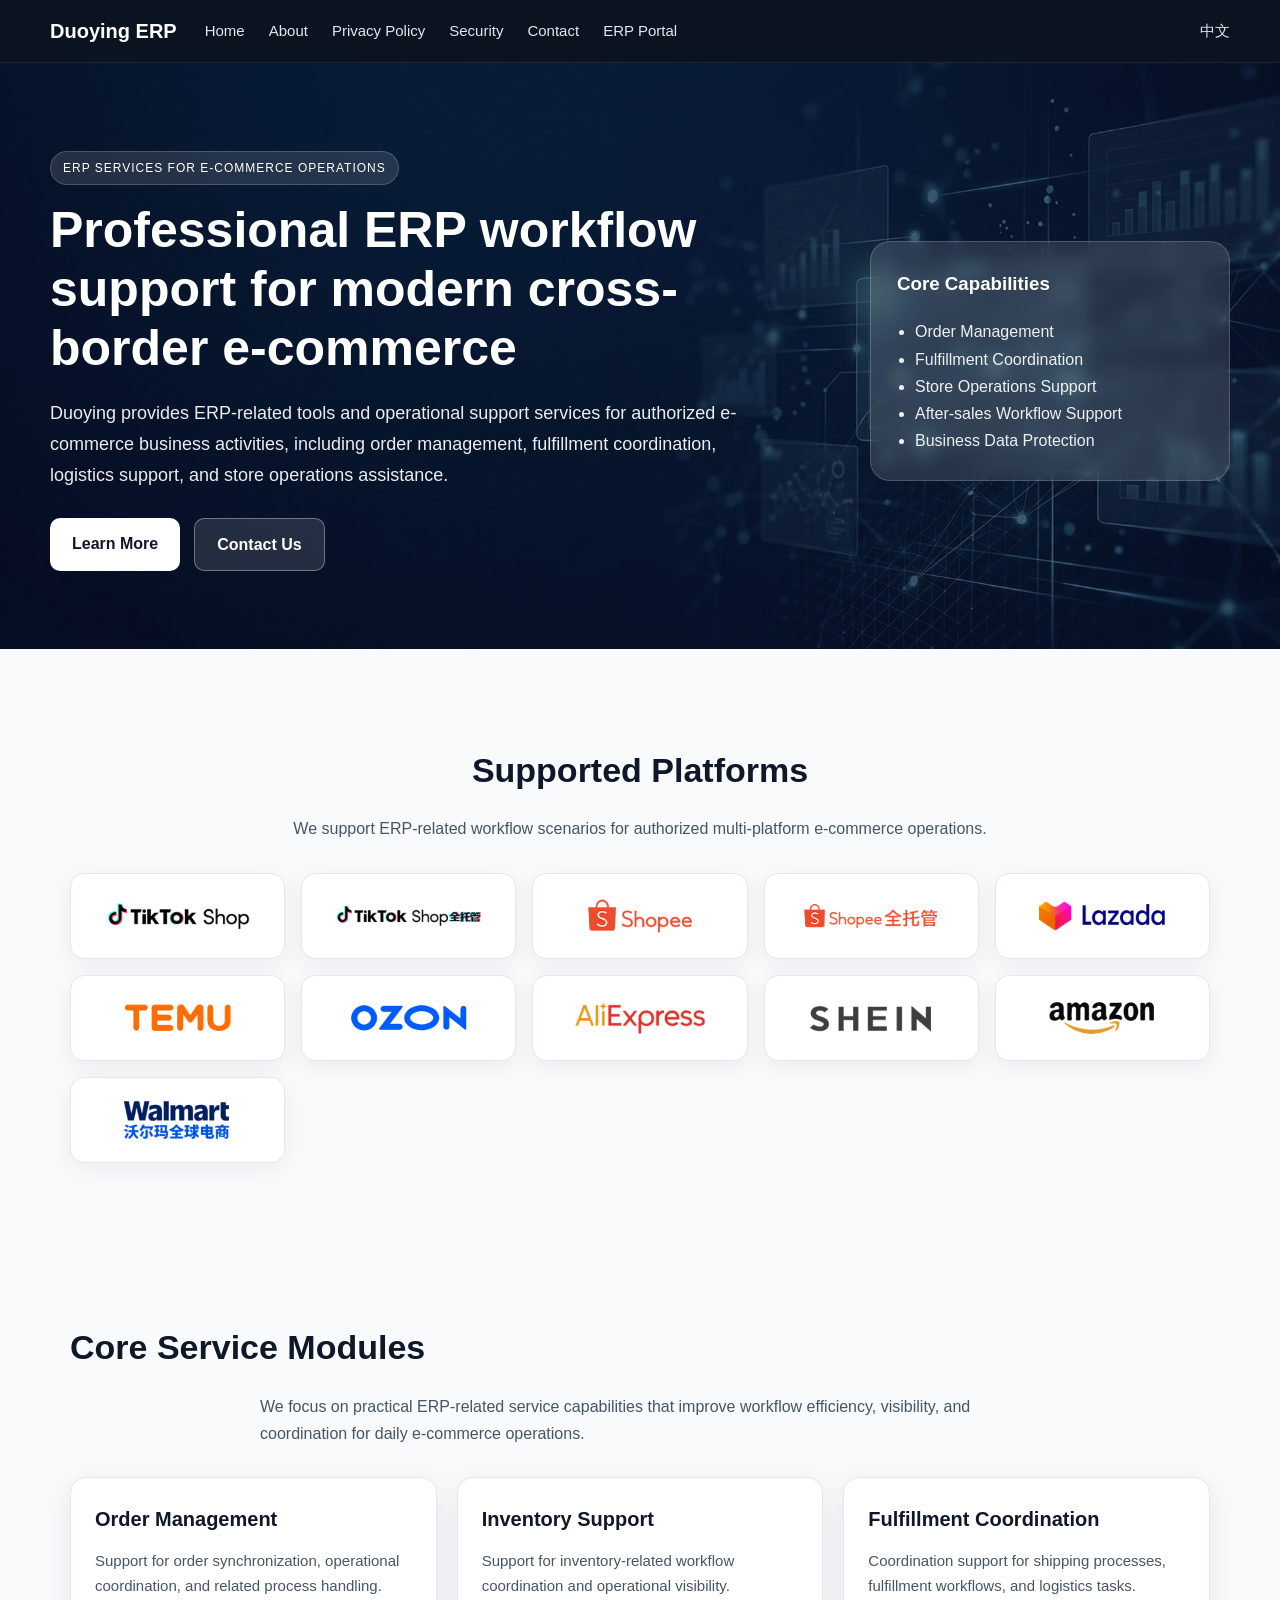
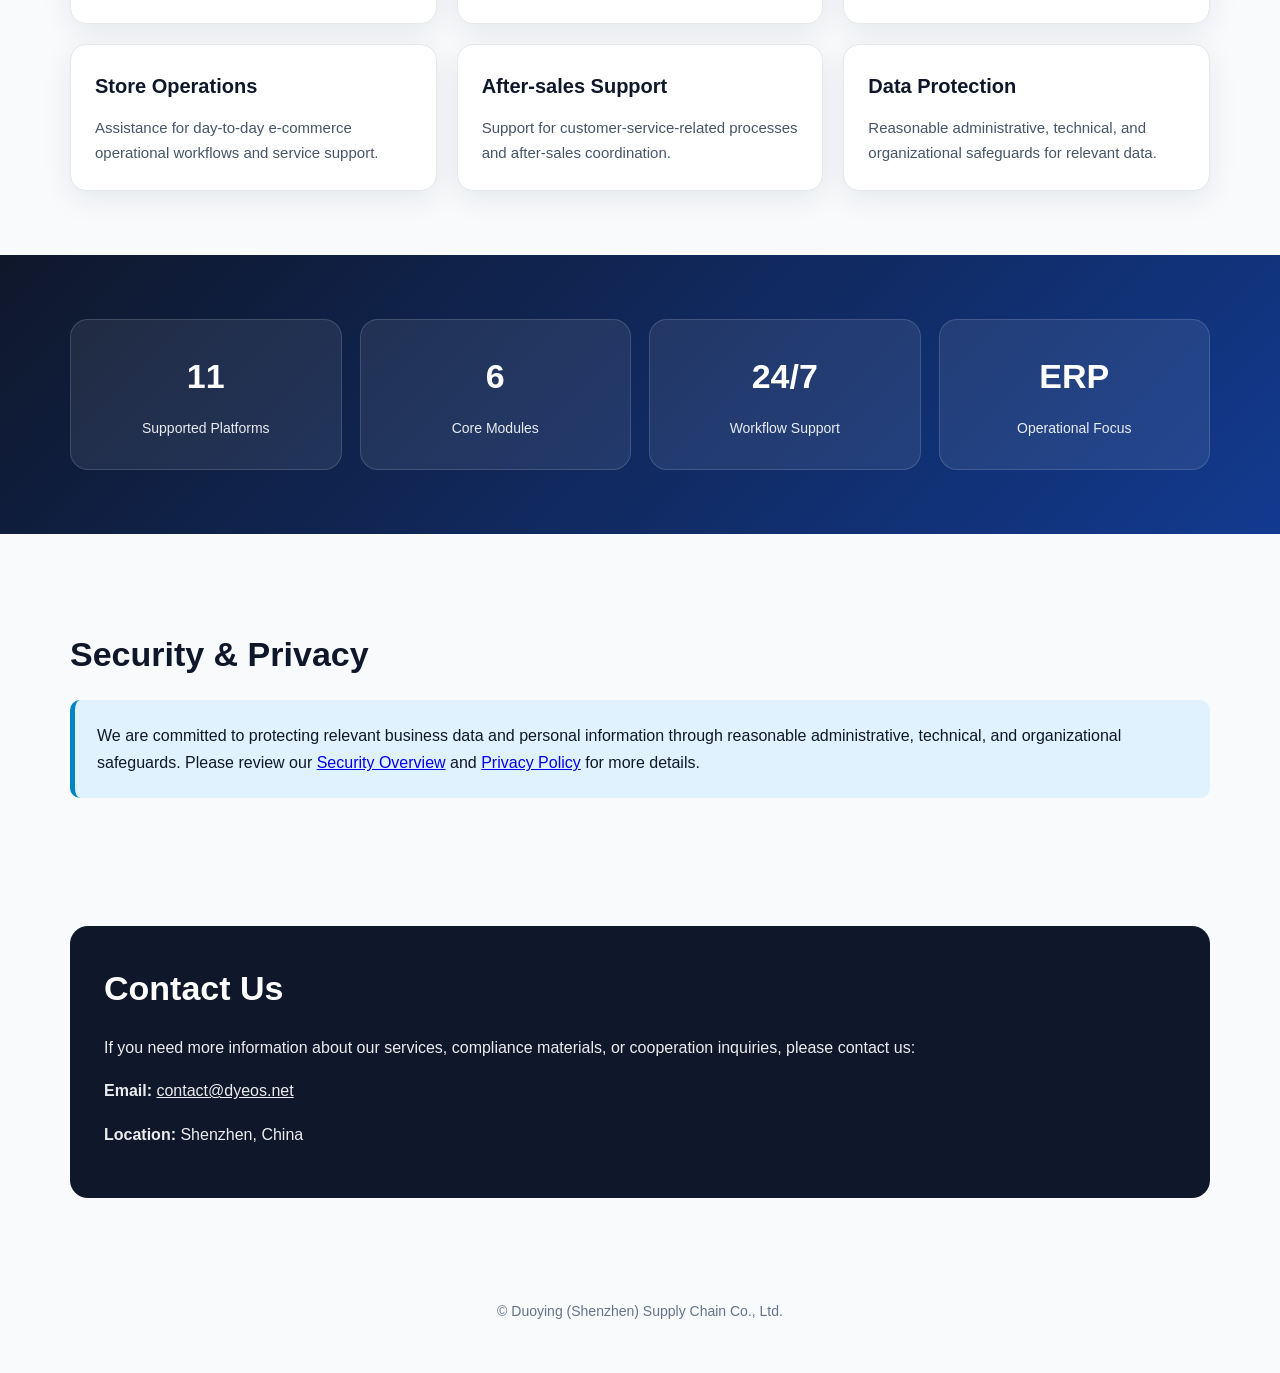
<file: index.html>
﻿<!DOCTYPE html>
<html lang="en">
<head>
  <meta charset="UTF-8" />
  <meta name="viewport" content="width=device-width, initial-scale=1.0" />
  <title>Duoying ERP Services</title>
  <link rel="stylesheet" href="style.css" />
</head>
<body>
  <header>
    <nav>
      <div class="brand">Duoying ERP</div>
      <div class="nav-links">
        <a href="index.html">Home</a>
        <a href="about.html">About</a>
        <a href="privacy.html">Privacy Policy</a>
        <a href="security.html">Security</a>
        <a href="contact.html">Contact</a>
        <div class="erp-menu">
          <a href="https://www.dyerp.cn/login" target="_blank" rel="noopener noreferrer" class="erp-trigger">ERP Portal</a>
        </div>
      </div>
      <span class="lang-switch"><a href="zh/index.html">中文</a></span>
    </nav>
  </header>

  <section class="hero">
    <div class="hero-inner hero-grid">
      <div class="hero-copy">
        <div class="eyebrow">ERP SERVICES FOR E-COMMERCE OPERATIONS</div>
        <h1>Professional ERP workflow support for modern cross-border e-commerce</h1>
        <p>
          Duoying provides ERP-related tools and operational support services for authorized
          e-commerce business activities, including order management, fulfillment coordination,
          logistics support, and store operations assistance.
        </p>
        <div class="hero-buttons">
          <a href="about.html" class="btn-primary">Learn More</a>
          <a href="contact.html" class="btn-secondary">Contact Us</a>
        </div>
      </div>

      <div class="hero-panel">
        <div class="panel-card">
          <h3>Core Capabilities</h3>
          <ul>
            <li>Order Management</li>
            <li>Fulfillment Coordination</li>
            <li>Store Operations Support</li>
            <li>After-sales Workflow Support</li>
            <li>Business Data Protection</li>
          </ul>
        </div>
      </div>
    </div>
  </section>

  <section class="platforms section">
    <h2>Supported Platforms</h2>
    <p class="section-intro">
      We support ERP-related workflow scenarios for authorized multi-platform e-commerce operations.
    </p>

    <div class="logo-row">
      <div class="logo-item"><img src="images/platforms/tiktok-shop.png" alt="TikTok Shop" /></div>
      <div class="logo-item"><img src="images/platforms/tiktok-fullservice.png" alt="TikTok Shop Full Service" /></div>
      <div class="logo-item"><img src="images/platforms/shopee.png" alt="Shopee" /></div>
      <div class="logo-item"><img src="images/platforms/shopee-fullservice.png" alt="Shopee Full Service" /></div>
      <div class="logo-item"><img src="images/platforms/lazada.png" alt="Lazada" /></div>
      <div class="logo-item"><img src="images/platforms/temu.png" alt="TEMU" /></div>
      <div class="logo-item"><img src="images/platforms/ozon.png" alt="OZON" /></div>
      <div class="logo-item"><img src="images/platforms/aliexpress.png" alt="AliExpress" /></div>
      <div class="logo-item"><img src="images/platforms/shein.png" alt="SHEIN" /></div>
      <div class="logo-item"><img src="images/platforms/amazon.png" alt="Amazon" /></div>
      <div class="logo-item"><img src="images/platforms/walmart.png" alt="Walmart" /></div>
    </div>
  </section>

  <section class="section">
    <h2>Core Service Modules</h2>
    <p class="section-intro">
      We focus on practical ERP-related service capabilities that improve workflow efficiency,
      visibility, and coordination for daily e-commerce operations.
    </p>

    <div class="cards six-grid">
      <div class="card">
        <h3>Order Management</h3>
        <p>Support for order synchronization, operational coordination, and related process handling.</p>
      </div>
      <div class="card">
        <h3>Inventory Support</h3>
        <p>Support for inventory-related workflow coordination and operational visibility.</p>
      </div>
      <div class="card">
        <h3>Fulfillment Coordination</h3>
        <p>Coordination support for shipping processes, fulfillment workflows, and logistics tasks.</p>
      </div>
      <div class="card">
        <h3>Store Operations</h3>
        <p>Assistance for day-to-day e-commerce operational workflows and service support.</p>
      </div>
      <div class="card">
        <h3>After-sales Support</h3>
        <p>Support for customer-service-related processes and after-sales coordination.</p>
      </div>
      <div class="card">
        <h3>Data Protection</h3>
        <p>Reasonable administrative, technical, and organizational safeguards for relevant data.</p>
      </div>
    </div>
  </section>

  <section class="stats-wrap">
    <div class="section stats-grid">
      <div class="stat-box">
        <strong>11</strong>
        <span>Supported Platforms</span>
      </div>
      <div class="stat-box">
        <strong>6</strong>
        <span>Core Modules</span>
      </div>
      <div class="stat-box">
        <strong>24/7</strong>
        <span>Workflow Support</span>
      </div>
      <div class="stat-box">
        <strong>ERP</strong>
        <span>Operational Focus</span>
      </div>
    </div>
  </section>

  <section class="section">
    <h2>Security & Privacy</h2>
    <div class="highlight">
      We are committed to protecting relevant business data and personal information through
      reasonable administrative, technical, and organizational safeguards.
      Please review our <a href="security.html">Security Overview</a> and
      <a href="privacy.html">Privacy Policy</a> for more details.
    </div>
  </section>

  <section class="section">
    <div class="contact-box">
      <h2>Contact Us</h2>
      <p>
        If you need more information about our services, compliance materials, or cooperation inquiries,
        please contact us:
      </p>
      <p><strong>Email:</strong> <a href="mailto:contact@dyeos.net">contact@dyeos.net</a></p>
      <p><strong>Location:</strong> Shenzhen, China</p>
    </div>
  </section>

  <footer>
    <p>© Duoying (Shenzhen) Supply Chain Co., Ltd.</p>
  </footer>
</body>
</html>
</file>
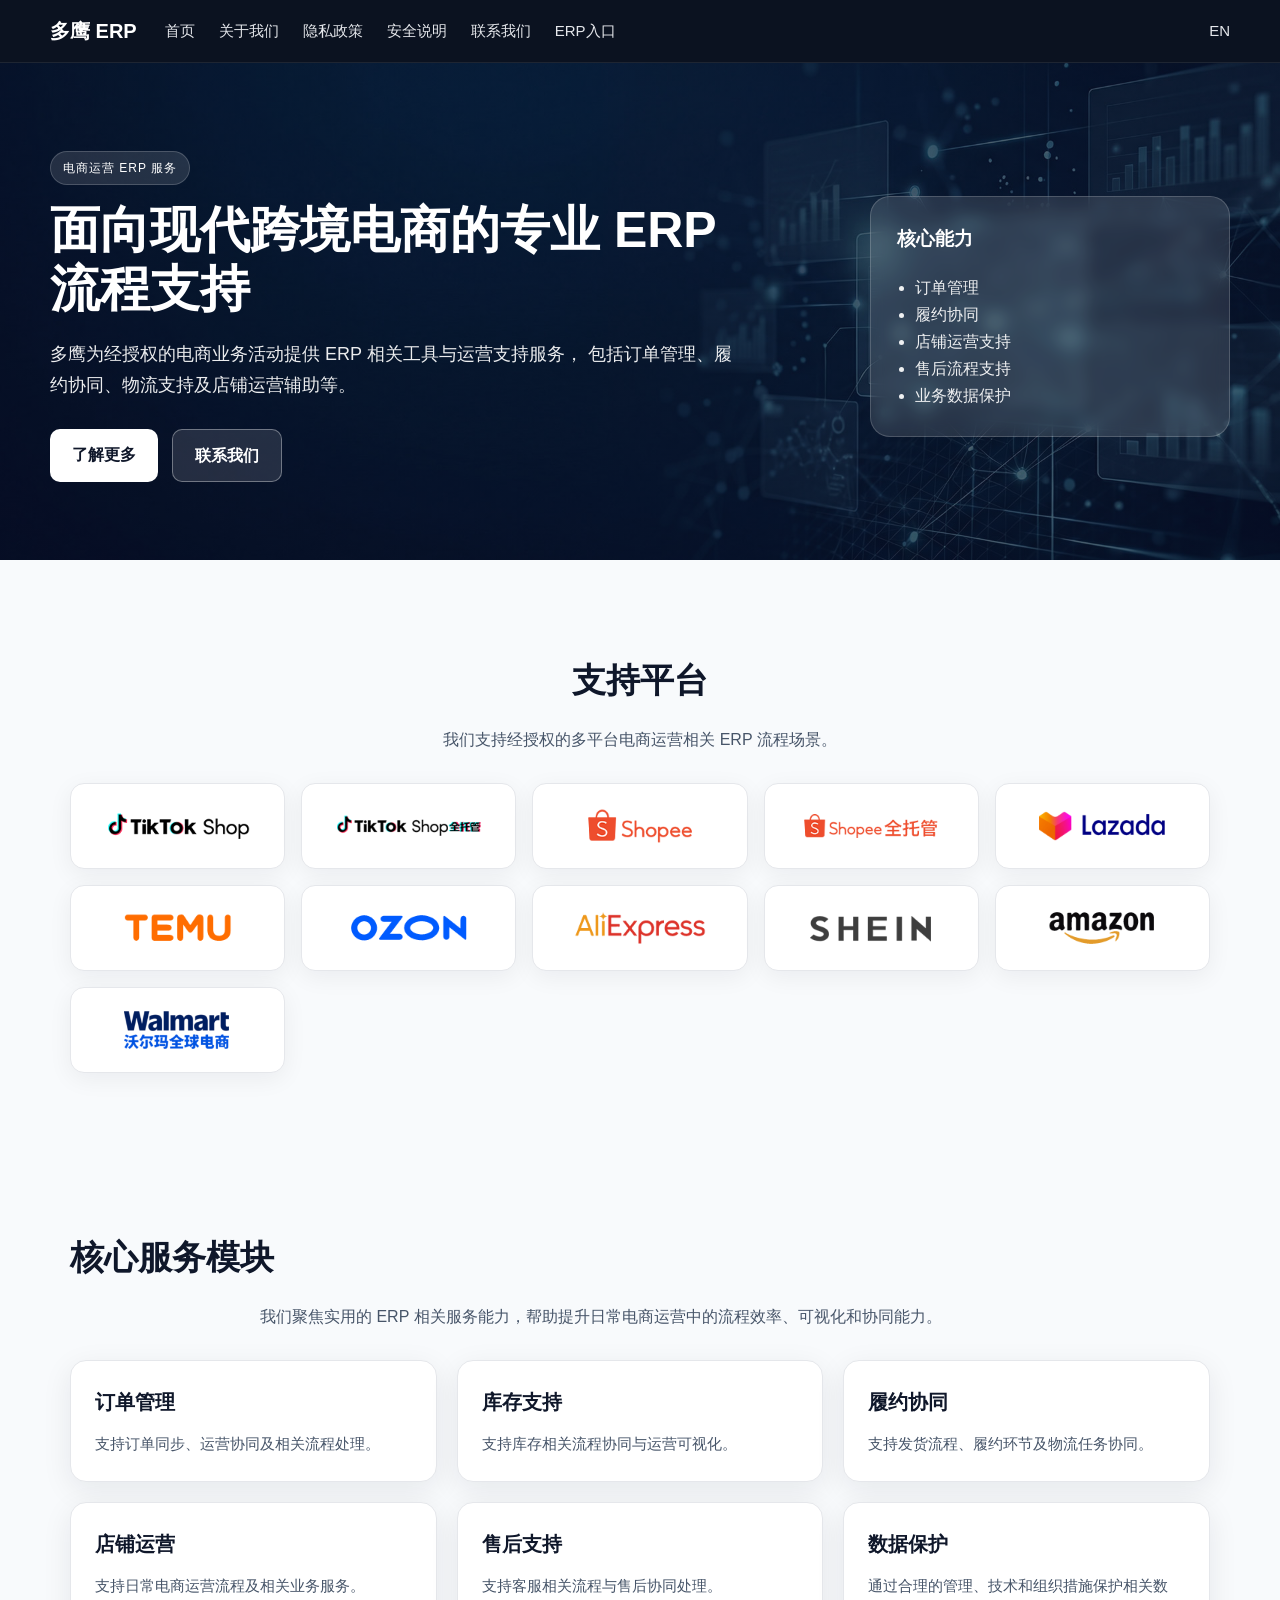
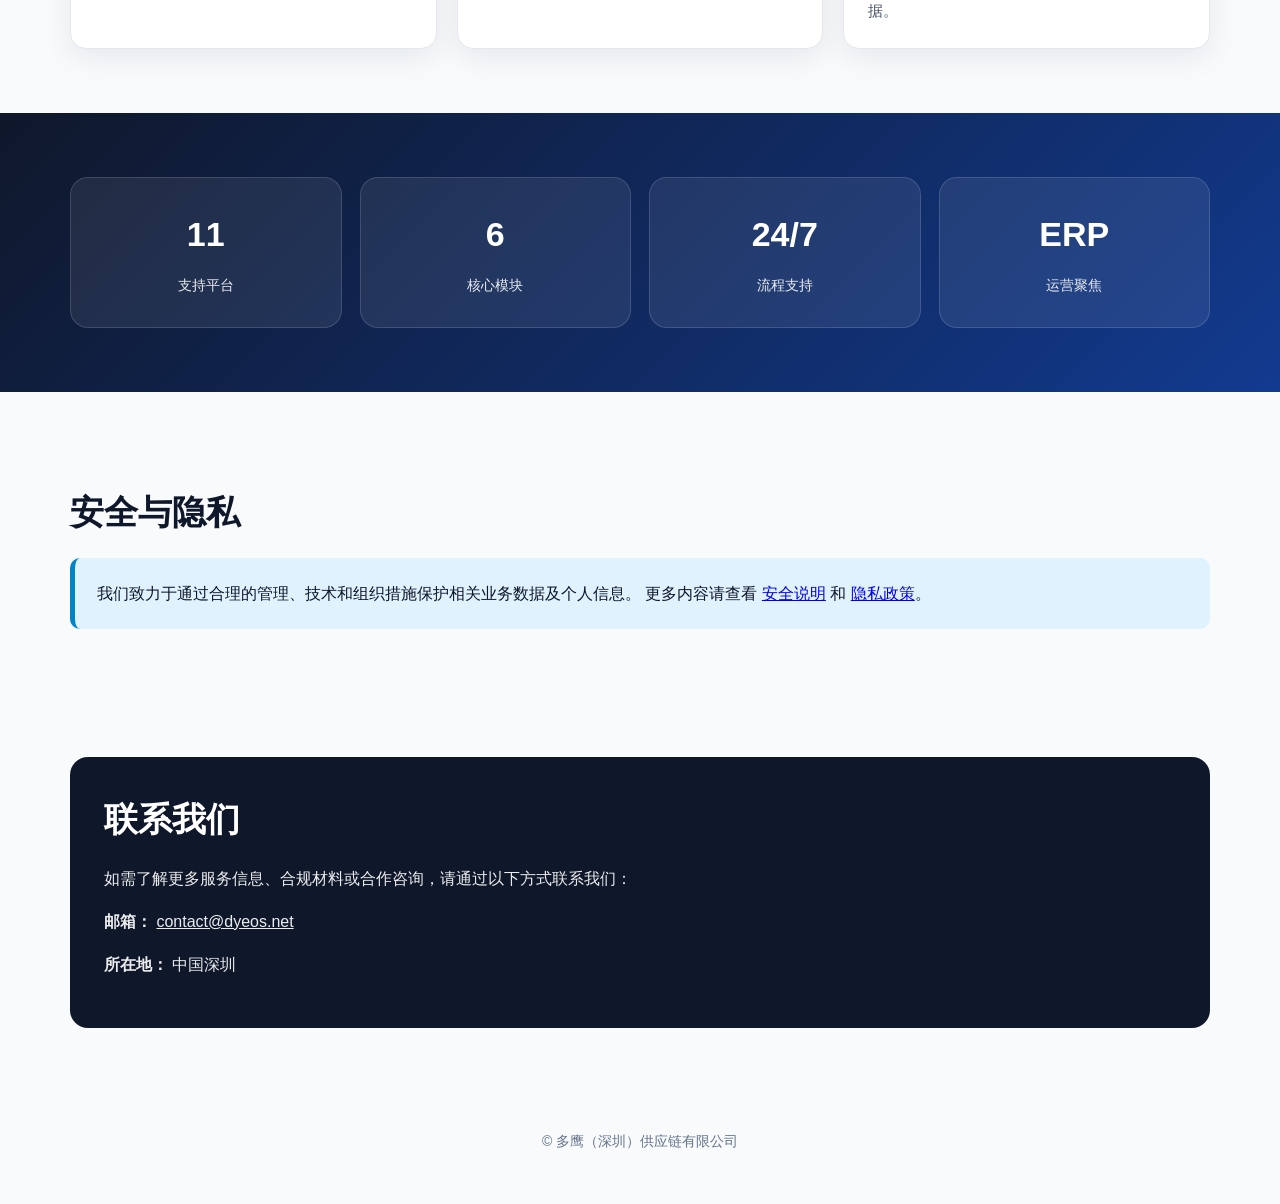
<file: zh/index.html>
﻿<!DOCTYPE html>
<html lang="zh-CN">
<head>
  <meta charset="UTF-8" />
  <meta name="viewport" content="width=device-width, initial-scale=1.0" />
  <title>多鹰 ERP 服务</title>
  <link rel="stylesheet" href="../style.css" />
</head>
<body>
  <header>
    <nav>
      <div class="brand">多鹰 ERP</div>
      <div class="nav-links">
        <a href="index.html">首页</a>
        <a href="about.html">关于我们</a>
        <a href="privacy.html">隐私政策</a>
        <a href="security.html">安全说明</a>
        <a href="contact.html">联系我们</a>
        <div class="erp-menu">
          <a href="https://www.dyerp.cn/login" target="_blank" rel="noopener noreferrer" class="erp-trigger">ERP入口</a>
        </div>
      </div>
      <span class="lang-switch"><a href="../index.html">EN</a></span>
    </nav>
  </header>

  <section class="hero">
    <div class="hero-inner hero-grid">
      <div class="hero-copy">
        <div class="eyebrow">电商运营 ERP 服务</div>
        <h1>面向现代跨境电商的专业 ERP 流程支持</h1>
        <p>
          多鹰为经授权的电商业务活动提供 ERP 相关工具与运营支持服务，
          包括订单管理、履约协同、物流支持及店铺运营辅助等。
        </p>
        <div class="hero-buttons">
          <a href="about.html" class="btn-primary">了解更多</a>
          <a href="contact.html" class="btn-secondary">联系我们</a>
        </div>
      </div>

      <div class="hero-panel">
        <div class="panel-card">
          <h3>核心能力</h3>
          <ul>
            <li>订单管理</li>
            <li>履约协同</li>
            <li>店铺运营支持</li>
            <li>售后流程支持</li>
            <li>业务数据保护</li>
          </ul>
        </div>
      </div>
    </div>
  </section>

  <section class="platforms section">
    <h2>支持平台</h2>
    <p class="section-intro">
      我们支持经授权的多平台电商运营相关 ERP 流程场景。
    </p>

    <div class="logo-row">
      <div class="logo-item"><img src="../images/platforms/tiktok-shop.png" alt="TikTok Shop" /></div>
      <div class="logo-item"><img src="../images/platforms/tiktok-fullservice.png" alt="TikTok Shop 全托管" /></div>
      <div class="logo-item"><img src="../images/platforms/shopee.png" alt="Shopee" /></div>
      <div class="logo-item"><img src="../images/platforms/shopee-fullservice.png" alt="Shopee 全托管" /></div>
      <div class="logo-item"><img src="../images/platforms/lazada.png" alt="Lazada" /></div>
      <div class="logo-item"><img src="../images/platforms/temu.png" alt="TEMU" /></div>
      <div class="logo-item"><img src="../images/platforms/ozon.png" alt="OZON" /></div>
      <div class="logo-item"><img src="../images/platforms/aliexpress.png" alt="AliExpress" /></div>
      <div class="logo-item"><img src="../images/platforms/shein.png" alt="SHEIN" /></div>
      <div class="logo-item"><img src="../images/platforms/amazon.png" alt="Amazon" /></div>
      <div class="logo-item"><img src="../images/platforms/walmart.png" alt="Walmart" /></div>
    </div>
  </section>

  <section class="section">
    <h2>核心服务模块</h2>
    <p class="section-intro">
      我们聚焦实用的 ERP 相关服务能力，帮助提升日常电商运营中的流程效率、可视化和协同能力。
    </p>

    <div class="cards six-grid">
      <div class="card">
        <h3>订单管理</h3>
        <p>支持订单同步、运营协同及相关流程处理。</p>
      </div>
      <div class="card">
        <h3>库存支持</h3>
        <p>支持库存相关流程协同与运营可视化。</p>
      </div>
      <div class="card">
        <h3>履约协同</h3>
        <p>支持发货流程、履约环节及物流任务协同。</p>
      </div>
      <div class="card">
        <h3>店铺运营</h3>
        <p>支持日常电商运营流程及相关业务服务。</p>
      </div>
      <div class="card">
        <h3>售后支持</h3>
        <p>支持客服相关流程与售后协同处理。</p>
      </div>
      <div class="card">
        <h3>数据保护</h3>
        <p>通过合理的管理、技术和组织措施保护相关数据。</p>
      </div>
    </div>
  </section>

  <section class="stats-wrap">
    <div class="section stats-grid">
      <div class="stat-box">
        <strong>11</strong>
        <span>支持平台</span>
      </div>
      <div class="stat-box">
        <strong>6</strong>
        <span>核心模块</span>
      </div>
      <div class="stat-box">
        <strong>24/7</strong>
        <span>流程支持</span>
      </div>
      <div class="stat-box">
        <strong>ERP</strong>
        <span>运营聚焦</span>
      </div>
    </div>
  </section>

  <section class="section">
    <h2>安全与隐私</h2>
    <div class="highlight">
      我们致力于通过合理的管理、技术和组织措施保护相关业务数据及个人信息。
      更多内容请查看 <a href="security.html">安全说明</a> 和
      <a href="privacy.html">隐私政策</a>。
    </div>
  </section>

  <section class="section">
    <div class="contact-box">
      <h2>联系我们</h2>
      <p>
        如需了解更多服务信息、合规材料或合作咨询，请通过以下方式联系我们：
      </p>
      <p><strong>邮箱：</strong> <a href="mailto:contact@dyeos.net">contact@dyeos.net</a></p>
      <p><strong>所在地：</strong> 中国深圳</p>
    </div>
  </section>

  <footer>
    <p>© 多鹰（深圳）供应链有限公司</p>
  </footer>
</body>
</html>
</file>
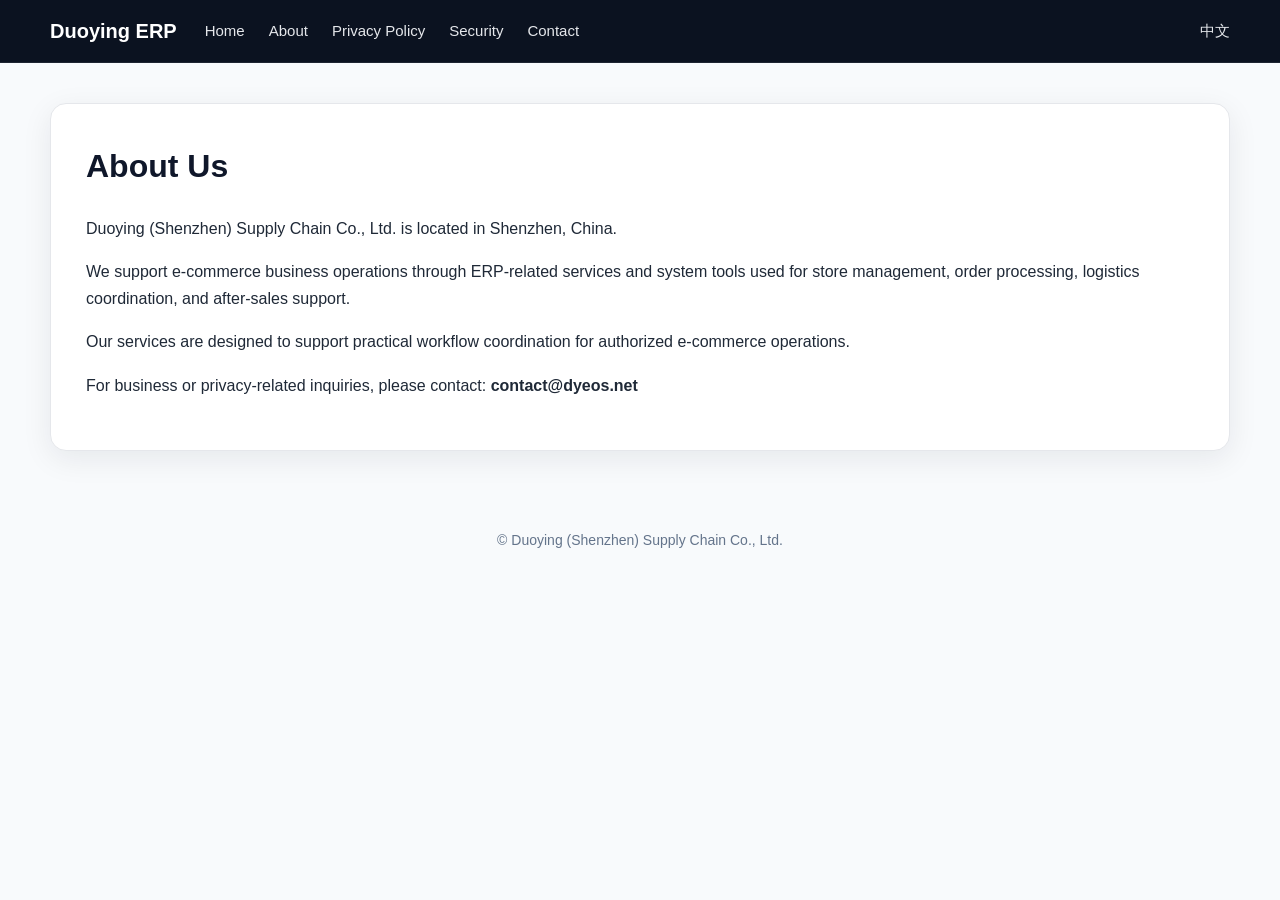
<file: about.html>
﻿<!DOCTYPE html>
<html lang="en">
<head>
  <meta charset="UTF-8" />
  <meta name="viewport" content="width=device-width, initial-scale=1.0" />
  <title>About Us - Duoying ERP Services</title>
  <link rel="stylesheet" href="style.css" />
</head>
<body>
  <header>
    <nav>
      <div class="brand">Duoying ERP</div>
      <div class="nav-links">
        <a href="index.html">Home</a>
        <a href="about.html">About</a>
        <a href="privacy.html">Privacy Policy</a>
        <a href="security.html">Security</a>
        <a href="contact.html">Contact</a>
      </div>
      <span class="lang-switch"><a href="zh/about.html">中文</a></span>
    </nav>
  </header>

  <main class="content-box">
    <h1>About Us</h1>
    <p>
      Duoying (Shenzhen) Supply Chain Co., Ltd. is located in Shenzhen, China.
    </p>
    <p>
      We support e-commerce business operations through ERP-related services and system tools used
      for store management, order processing, logistics coordination, and after-sales support.
    </p>
    <p>
      Our services are designed to support practical workflow coordination for authorized e-commerce operations.
    </p>
    <p>
      For business or privacy-related inquiries, please contact:
      <strong>contact@dyeos.net</strong>
    </p>
  </main>

  <footer>
    <p>© Duoying (Shenzhen) Supply Chain Co., Ltd.</p>
  </footer>
</body>
</html>
</file>
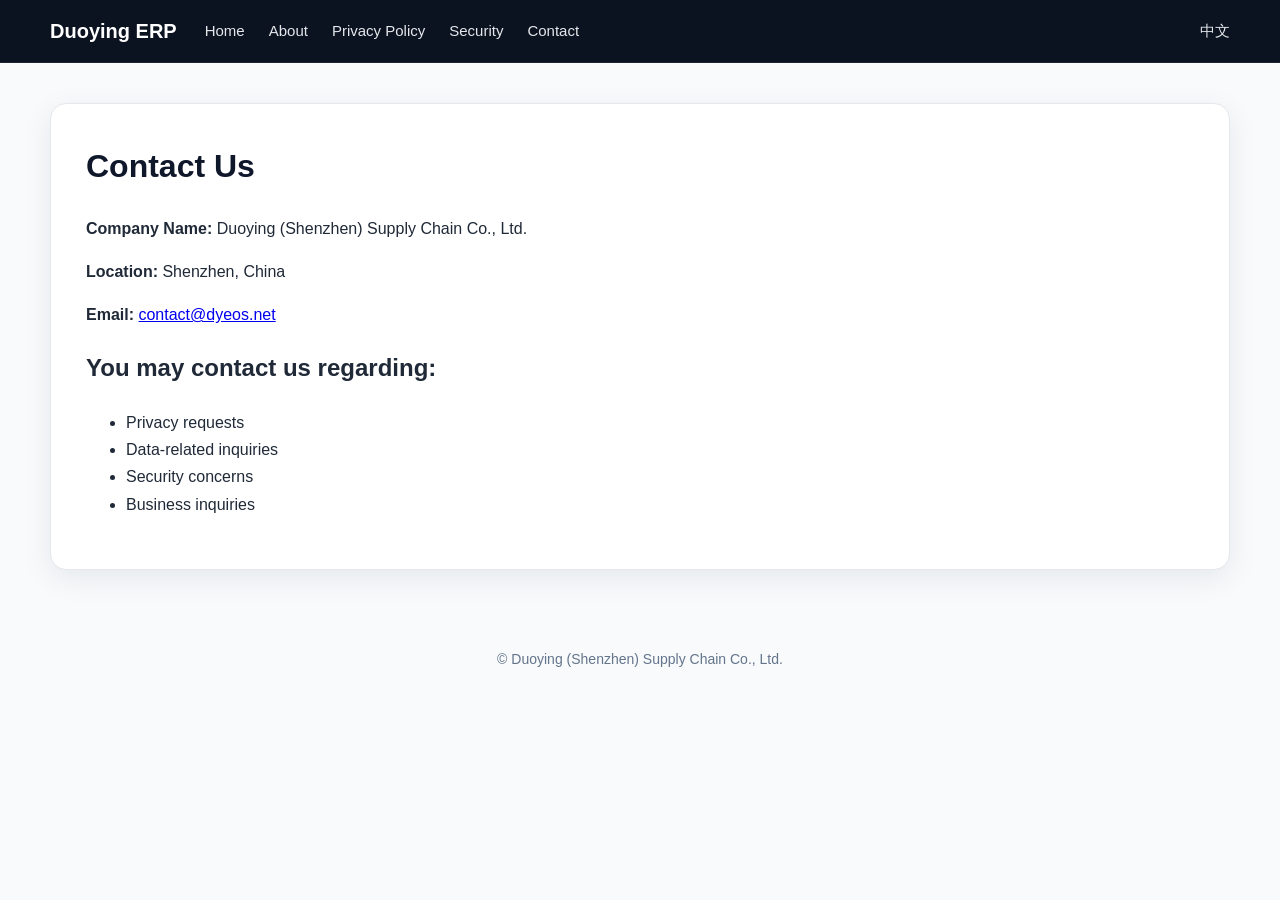
<file: contact.html>
﻿<!DOCTYPE html>
<html lang="en">
<head>
  <meta charset="UTF-8" />
  <meta name="viewport" content="width=device-width, initial-scale=1.0" />
  <title>Contact Us - Duoying ERP Services</title>
  <link rel="stylesheet" href="style.css" />
</head>
<body>
  <header>
    <nav>
      <div class="brand">Duoying ERP</div>
      <div class="nav-links">
        <a href="index.html">Home</a>
        <a href="about.html">About</a>
        <a href="privacy.html">Privacy Policy</a>
        <a href="security.html">Security</a>
        <a href="contact.html">Contact</a>
      </div>
      <span class="lang-switch"><a href="zh/contact.html">中文</a></span>
    </nav>
  </header>

  <main class="content-box">
    <h1>Contact Us</h1>
    <p><strong>Company Name:</strong> Duoying (Shenzhen) Supply Chain Co., Ltd.</p>
    <p><strong>Location:</strong> Shenzhen, China</p>
    <p><strong>Email:</strong> <a href="mailto:contact@dyeos.net">contact@dyeos.net</a></p>

    <h2>You may contact us regarding:</h2>
    <ul>
      <li>Privacy requests</li>
      <li>Data-related inquiries</li>
      <li>Security concerns</li>
      <li>Business inquiries</li>
    </ul>
  </main>

  <footer>
    <p>© Duoying (Shenzhen) Supply Chain Co., Ltd.</p>
  </footer>
</body>
</html>
</file>
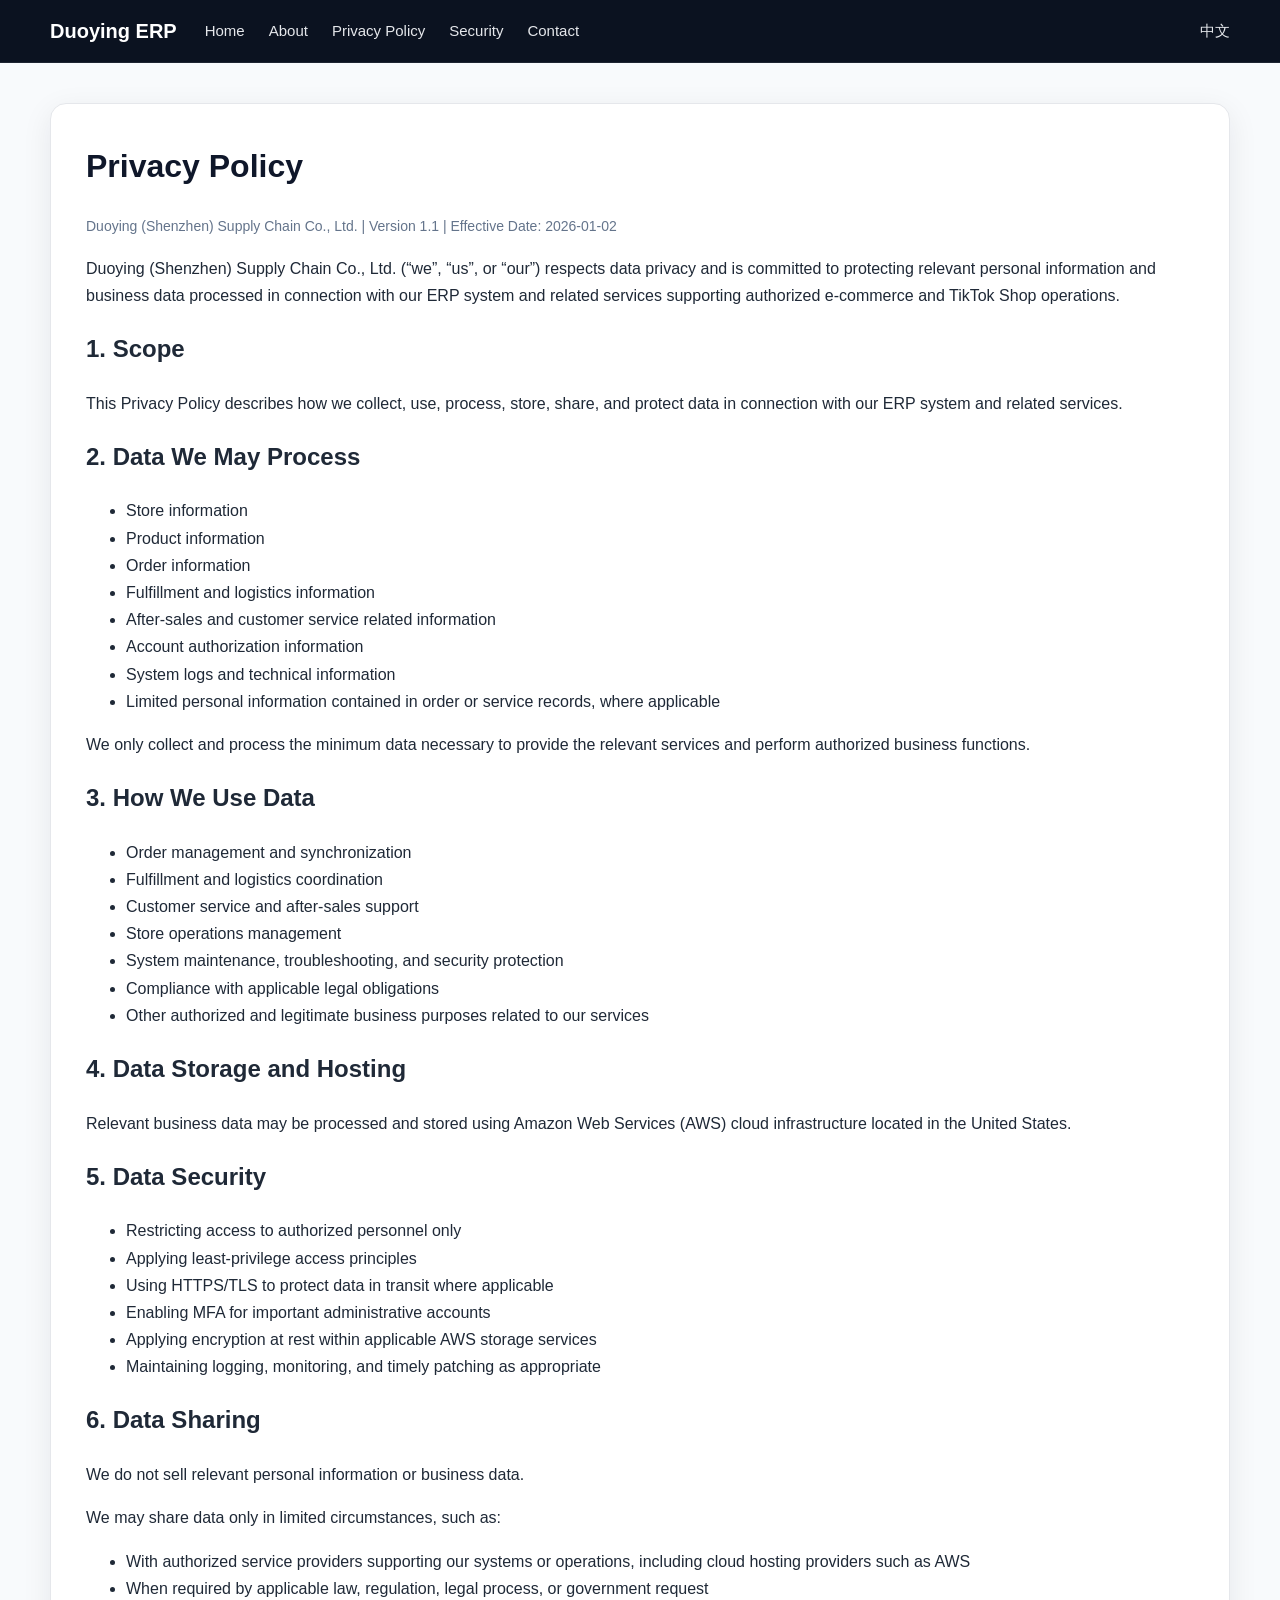
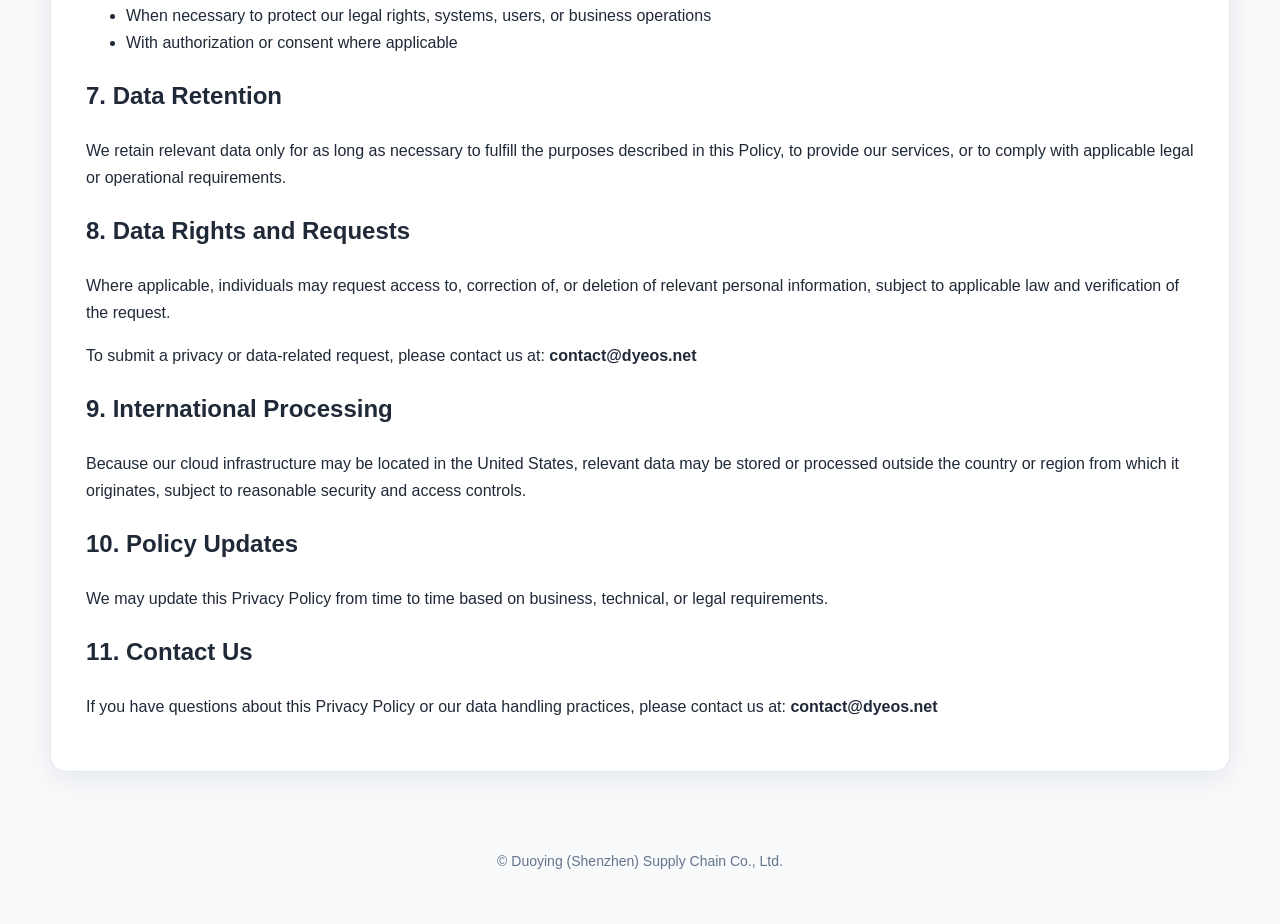
<file: privacy.html>
﻿<!DOCTYPE html>
<html lang="en">
<head>
  <meta charset="UTF-8" />
  <meta name="viewport" content="width=device-width, initial-scale=1.0" />
  <title>Privacy Policy - Duoying ERP Services</title>
  <link rel="stylesheet" href="style.css" />
</head>
<body>
  <header>
    <nav>
      <div class="brand">Duoying ERP</div>
      <div class="nav-links">
        <a href="index.html">Home</a>
        <a href="about.html">About</a>
        <a href="privacy.html">Privacy Policy</a>
        <a href="security.html">Security</a>
        <a href="contact.html">Contact</a>
      </div>
      <span class="lang-switch"><a href="zh/privacy.html">中文</a></span>
    </nav>
  </header>

  <main class="content-box">
    <h1>Privacy Policy</h1>
    <p class="small">Duoying (Shenzhen) Supply Chain Co., Ltd. | Version 1.1 | Effective Date: 2026-01-02</p>

    <p>
      Duoying (Shenzhen) Supply Chain Co., Ltd. (“we”, “us”, or “our”) respects data privacy and is committed to protecting relevant personal information and business data processed in connection with our ERP system and related services supporting authorized e-commerce and TikTok Shop operations.
    </p>

    <h2>1. Scope</h2>
    <p>
      This Privacy Policy describes how we collect, use, process, store, share, and protect data in connection with our ERP system and related services.
    </p>

    <h2>2. Data We May Process</h2>
    <ul>
      <li>Store information</li>
      <li>Product information</li>
      <li>Order information</li>
      <li>Fulfillment and logistics information</li>
      <li>After-sales and customer service related information</li>
      <li>Account authorization information</li>
      <li>System logs and technical information</li>
      <li>Limited personal information contained in order or service records, where applicable</li>
    </ul>

    <p>
      We only collect and process the minimum data necessary to provide the relevant services and perform authorized business functions.
    </p>

    <h2>3. How We Use Data</h2>
    <ul>
      <li>Order management and synchronization</li>
      <li>Fulfillment and logistics coordination</li>
      <li>Customer service and after-sales support</li>
      <li>Store operations management</li>
      <li>System maintenance, troubleshooting, and security protection</li>
      <li>Compliance with applicable legal obligations</li>
      <li>Other authorized and legitimate business purposes related to our services</li>
    </ul>

    <h2>4. Data Storage and Hosting</h2>
    <p>
      Relevant business data may be processed and stored using Amazon Web Services (AWS) cloud infrastructure located in the United States.
    </p>

    <h2>5. Data Security</h2>
    <ul>
      <li>Restricting access to authorized personnel only</li>
      <li>Applying least-privilege access principles</li>
      <li>Using HTTPS/TLS to protect data in transit where applicable</li>
      <li>Enabling MFA for important administrative accounts</li>
      <li>Applying encryption at rest within applicable AWS storage services</li>
      <li>Maintaining logging, monitoring, and timely patching as appropriate</li>
    </ul>

    <h2>6. Data Sharing</h2>
    <p>We do not sell relevant personal information or business data.</p>
    <p>We may share data only in limited circumstances, such as:</p>
    <ul>
      <li>With authorized service providers supporting our systems or operations, including cloud hosting providers such as AWS</li>
      <li>When required by applicable law, regulation, legal process, or government request</li>
      <li>When necessary to protect our legal rights, systems, users, or business operations</li>
      <li>With authorization or consent where applicable</li>
    </ul>

    <h2>7. Data Retention</h2>
    <p>
      We retain relevant data only for as long as necessary to fulfill the purposes described in this Policy, to provide our services, or to comply with applicable legal or operational requirements.
    </p>

    <h2>8. Data Rights and Requests</h2>
    <p>
      Where applicable, individuals may request access to, correction of, or deletion of relevant personal information, subject to applicable law and verification of the request.
    </p>
    <p>
      To submit a privacy or data-related request, please contact us at: <strong>contact@dyeos.net</strong>
    </p>

    <h2>9. International Processing</h2>
    <p>
      Because our cloud infrastructure may be located in the United States, relevant data may be stored or processed outside the country or region from which it originates, subject to reasonable security and access controls.
    </p>

    <h2>10. Policy Updates</h2>
    <p>
      We may update this Privacy Policy from time to time based on business, technical, or legal requirements.
    </p>

    <h2>11. Contact Us</h2>
    <p>
      If you have questions about this Privacy Policy or our data handling practices, please contact us at: <strong>contact@dyeos.net</strong>
    </p>
  </main>

  <footer>
    <p>© Duoying (Shenzhen) Supply Chain Co., Ltd.</p>
  </footer>
</body>
</html>
</file>
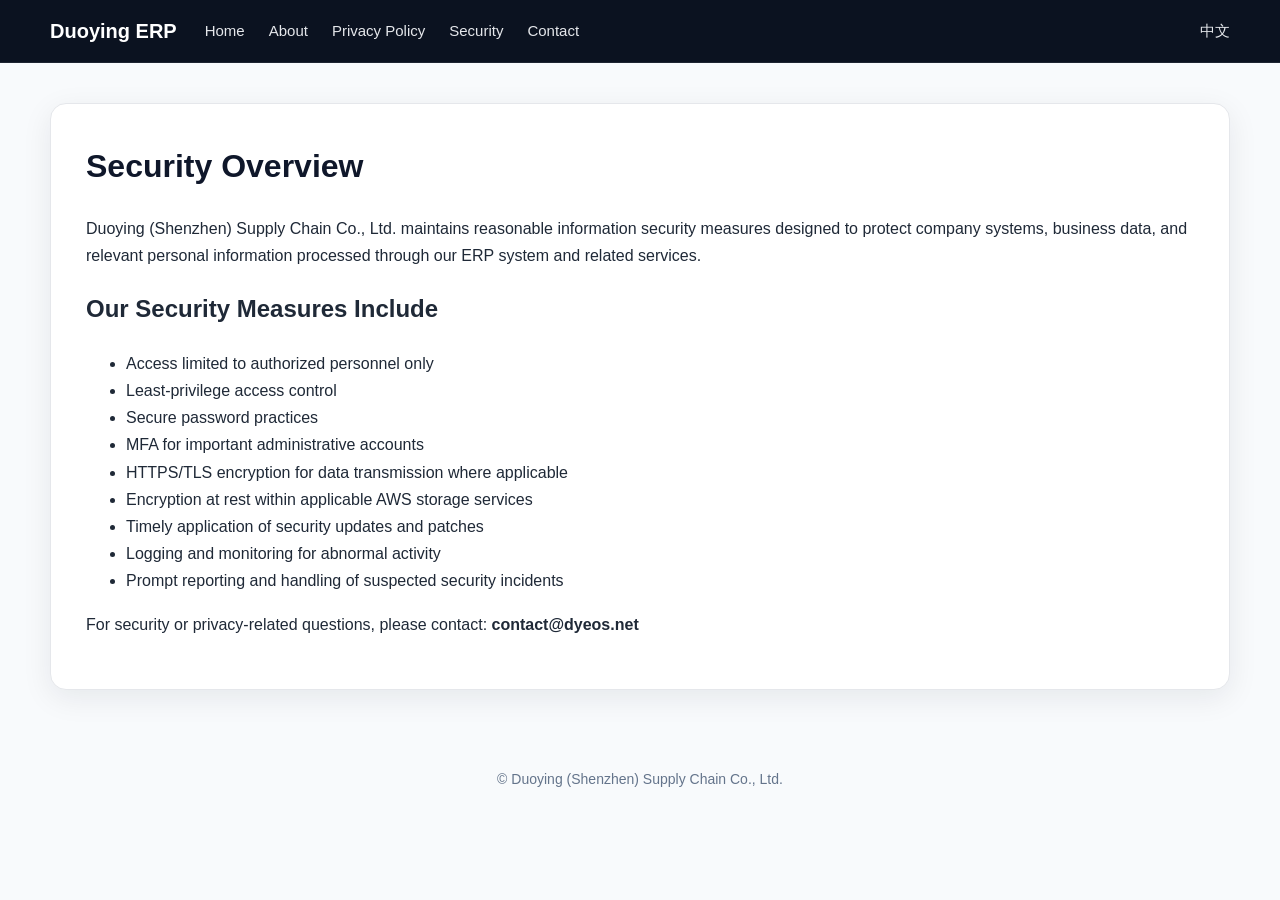
<file: security.html>
﻿<!DOCTYPE html>
<html lang="en">
<head>
  <meta charset="UTF-8" />
  <meta name="viewport" content="width=device-width, initial-scale=1.0" />
  <title>Security - Duoying ERP Services</title>
  <link rel="stylesheet" href="style.css" />
</head>
<body>
  <header>
    <nav>
      <div class="brand">Duoying ERP</div>
      <div class="nav-links">
        <a href="index.html">Home</a>
        <a href="about.html">About</a>
        <a href="privacy.html">Privacy Policy</a>
        <a href="security.html">Security</a>
        <a href="contact.html">Contact</a>
      </div>
      <span class="lang-switch"><a href="zh/security.html">中文</a></span>
    </nav>
  </header>

  <main class="content-box">
    <h1>Security Overview</h1>
    <p>
      Duoying (Shenzhen) Supply Chain Co., Ltd. maintains reasonable information security measures designed to protect company systems, business data, and relevant personal information processed through our ERP system and related services.
    </p>

    <h2>Our Security Measures Include</h2>
    <ul>
      <li>Access limited to authorized personnel only</li>
      <li>Least-privilege access control</li>
      <li>Secure password practices</li>
      <li>MFA for important administrative accounts</li>
      <li>HTTPS/TLS encryption for data transmission where applicable</li>
      <li>Encryption at rest within applicable AWS storage services</li>
      <li>Timely application of security updates and patches</li>
      <li>Logging and monitoring for abnormal activity</li>
      <li>Prompt reporting and handling of suspected security incidents</li>
    </ul>

    <p>
      For security or privacy-related questions, please contact:
      <strong>contact@dyeos.net</strong>
    </p>
  </main>

  <footer>
    <p>© Duoying (Shenzhen) Supply Chain Co., Ltd.</p>
  </footer>
</body>
</html>
</file>
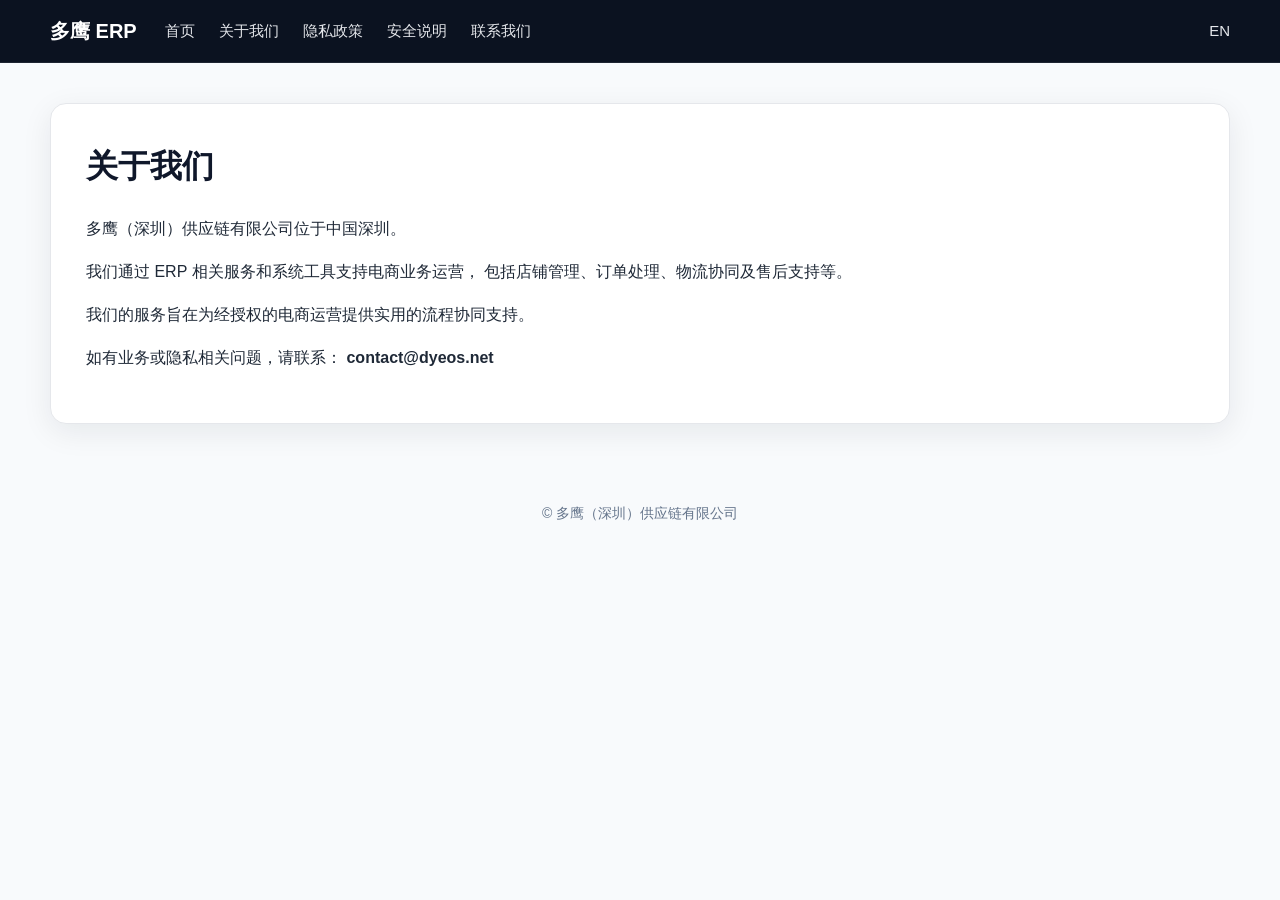
<file: zh/about.html>
﻿<!DOCTYPE html>
<html lang="zh-CN">
<head>
  <meta charset="UTF-8" />
  <meta name="viewport" content="width=device-width, initial-scale=1.0" />
  <title>关于我们 - 多鹰 ERP 服务</title>
  <link rel="stylesheet" href="../style.css" />
</head>
<body>
  <header>
    <nav>
      <div class="brand">多鹰 ERP</div>
      <div class="nav-links">
        <a href="index.html">首页</a>
        <a href="about.html">关于我们</a>
        <a href="privacy.html">隐私政策</a>
        <a href="security.html">安全说明</a>
        <a href="contact.html">联系我们</a>
      </div>
      <span class="lang-switch"><a href="../about.html">EN</a></span>
    </nav>
  </header>

  <main class="content-box">
    <h1>关于我们</h1>
    <p>
      多鹰（深圳）供应链有限公司位于中国深圳。
    </p>
    <p>
      我们通过 ERP 相关服务和系统工具支持电商业务运营，
      包括店铺管理、订单处理、物流协同及售后支持等。
    </p>
    <p>
      我们的服务旨在为经授权的电商运营提供实用的流程协同支持。
    </p>
    <p>
      如有业务或隐私相关问题，请联系：
      <strong>contact@dyeos.net</strong>
    </p>
  </main>

  <footer>
    <p>© 多鹰（深圳）供应链有限公司</p>
  </footer>
</body>
</html>
</file>
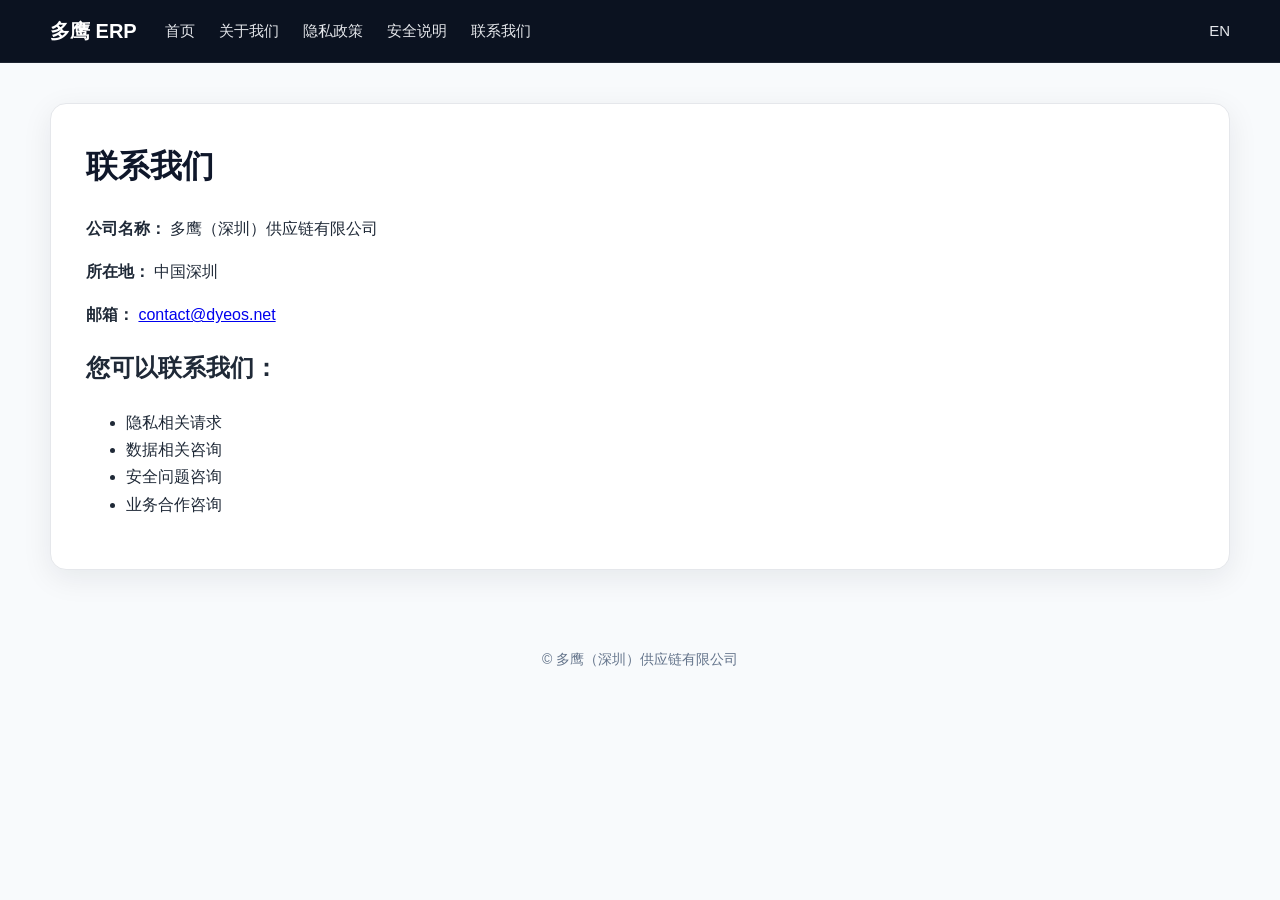
<file: zh/contact.html>
﻿<!DOCTYPE html>
<html lang="zh-CN">
<head>
  <meta charset="UTF-8" />
  <meta name="viewport" content="width=device-width, initial-scale=1.0" />
  <title>联系我们 - 多鹰 ERP 服务</title>
  <link rel="stylesheet" href="../style.css" />
</head>
<body>
  <header>
    <nav>
      <div class="brand">多鹰 ERP</div>
      <div class="nav-links">
        <a href="index.html">首页</a>
        <a href="about.html">关于我们</a>
        <a href="privacy.html">隐私政策</a>
        <a href="security.html">安全说明</a>
        <a href="contact.html">联系我们</a>
      </div>
      <span class="lang-switch"><a href="../contact.html">EN</a></span>
    </nav>
  </header>

  <main class="content-box">
    <h1>联系我们</h1>
    <p><strong>公司名称：</strong> 多鹰（深圳）供应链有限公司</p>
    <p><strong>所在地：</strong> 中国深圳</p>
    <p><strong>邮箱：</strong> <a href="mailto:contact@dyeos.net">contact@dyeos.net</a></p>

    <h2>您可以联系我们：</h2>
    <ul>
      <li>隐私相关请求</li>
      <li>数据相关咨询</li>
      <li>安全问题咨询</li>
      <li>业务合作咨询</li>
    </ul>
  </main>

  <footer>
    <p>© 多鹰（深圳）供应链有限公司</p>
  </footer>
</body>
</html>
</file>
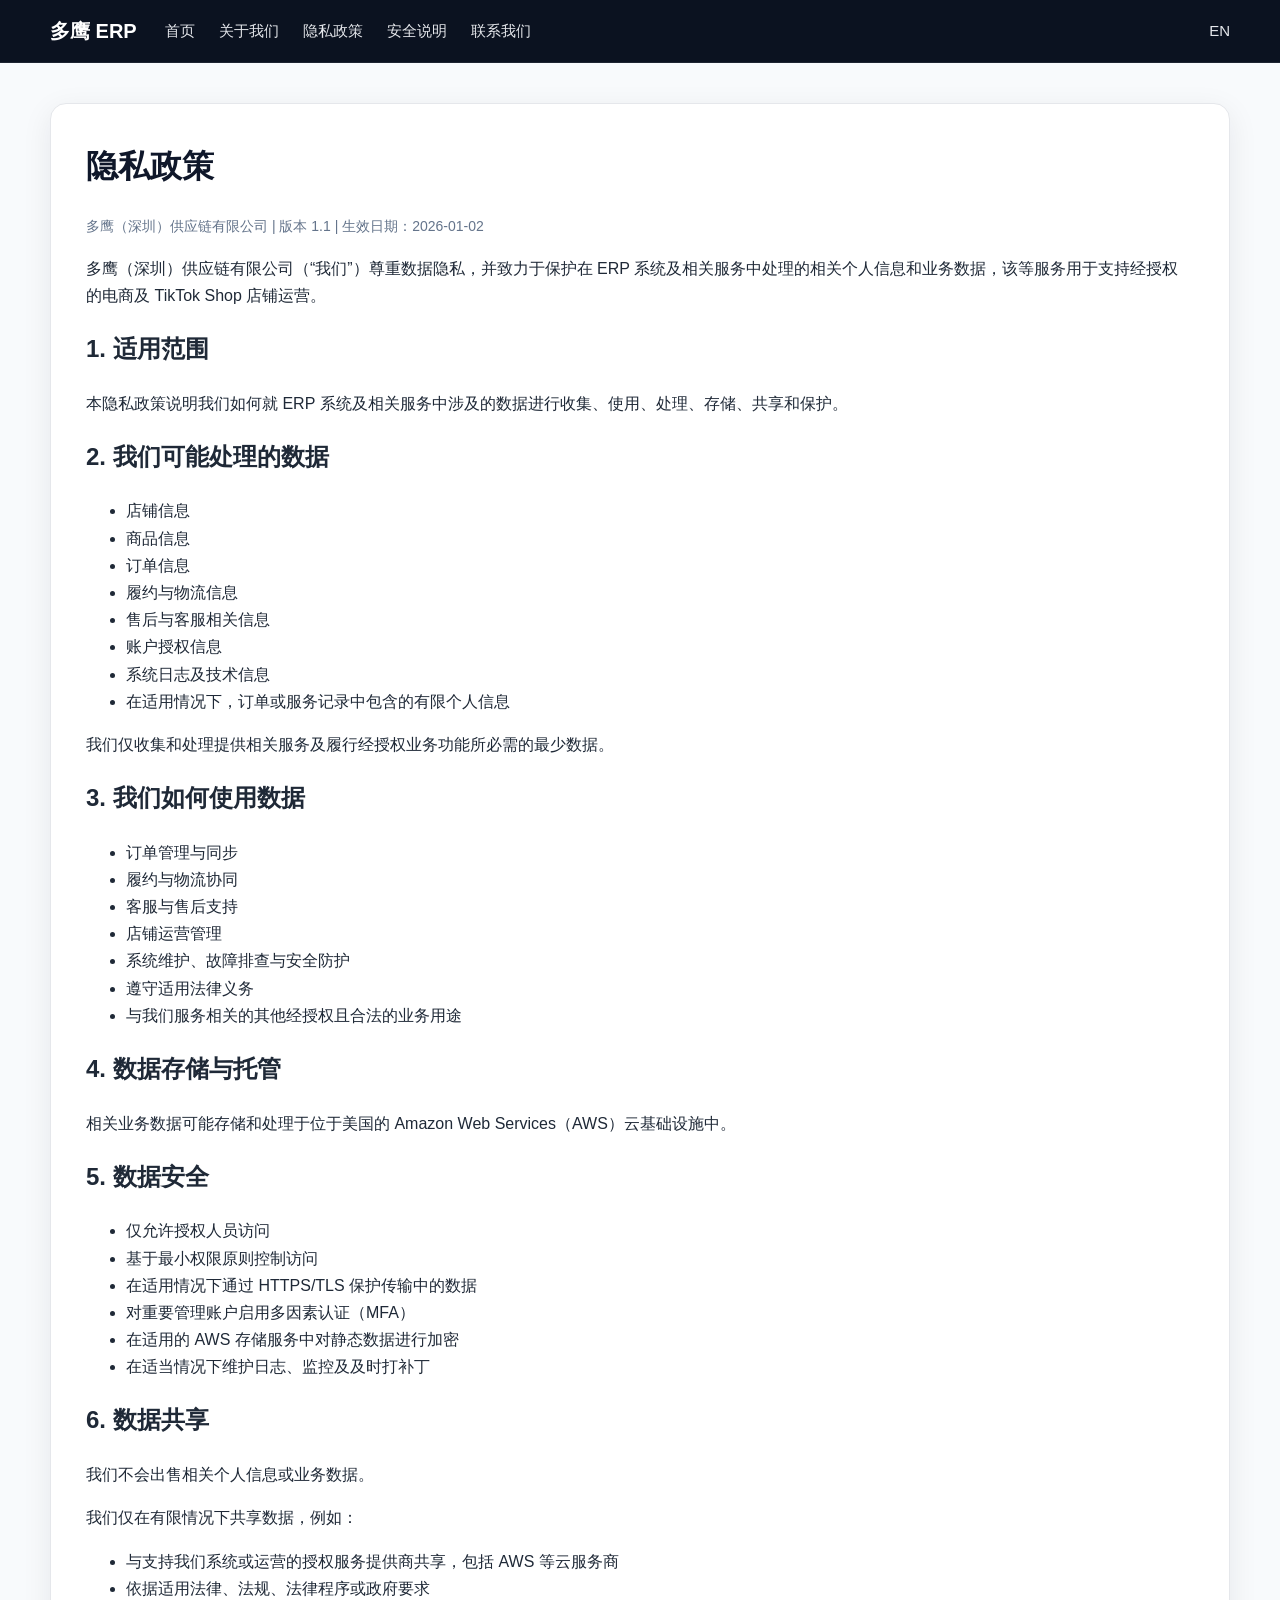
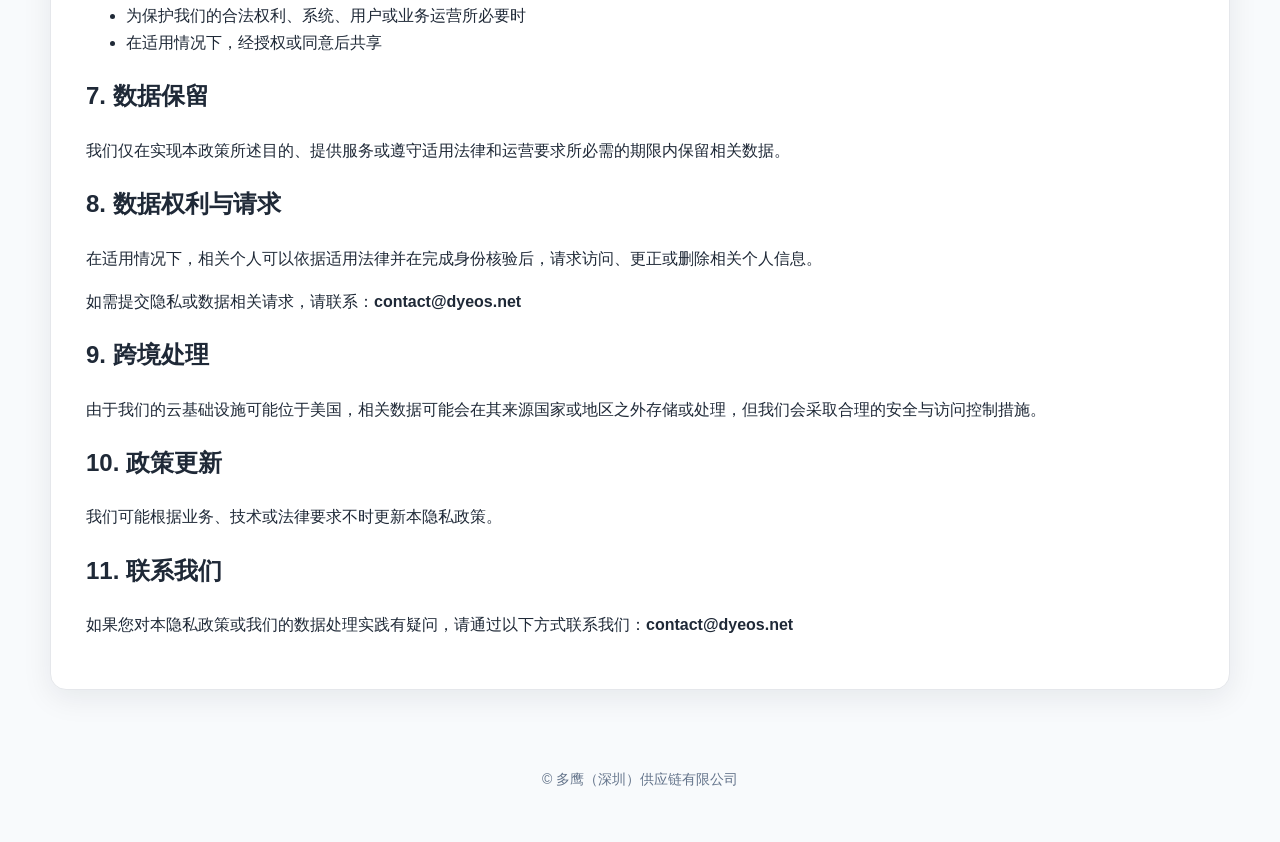
<file: zh/privacy.html>
﻿<!DOCTYPE html>
<html lang="zh-CN">
<head>
  <meta charset="UTF-8" />
  <meta name="viewport" content="width=device-width, initial-scale=1.0" />
  <title>隐私政策 - 多鹰 ERP 服务</title>
  <link rel="stylesheet" href="../style.css" />
</head>
<body>
  <header>
    <nav>
      <div class="brand">多鹰 ERP</div>
      <div class="nav-links">
        <a href="index.html">首页</a>
        <a href="about.html">关于我们</a>
        <a href="privacy.html">隐私政策</a>
        <a href="security.html">安全说明</a>
        <a href="contact.html">联系我们</a>
      </div>
      <span class="lang-switch"><a href="../privacy.html">EN</a></span>
    </nav>
  </header>

  <main class="content-box">
    <h1>隐私政策</h1>
    <p class="small">多鹰（深圳）供应链有限公司 | 版本 1.1 | 生效日期：2026-01-02</p>

    <p>
      多鹰（深圳）供应链有限公司（“我们”）尊重数据隐私，并致力于保护在 ERP 系统及相关服务中处理的相关个人信息和业务数据，该等服务用于支持经授权的电商及 TikTok Shop 店铺运营。
    </p>

    <h2>1. 适用范围</h2>
    <p>
      本隐私政策说明我们如何就 ERP 系统及相关服务中涉及的数据进行收集、使用、处理、存储、共享和保护。
    </p>

    <h2>2. 我们可能处理的数据</h2>
    <ul>
      <li>店铺信息</li>
      <li>商品信息</li>
      <li>订单信息</li>
      <li>履约与物流信息</li>
      <li>售后与客服相关信息</li>
      <li>账户授权信息</li>
      <li>系统日志及技术信息</li>
      <li>在适用情况下，订单或服务记录中包含的有限个人信息</li>
    </ul>

    <p>
      我们仅收集和处理提供相关服务及履行经授权业务功能所必需的最少数据。
    </p>

    <h2>3. 我们如何使用数据</h2>
    <ul>
      <li>订单管理与同步</li>
      <li>履约与物流协同</li>
      <li>客服与售后支持</li>
      <li>店铺运营管理</li>
      <li>系统维护、故障排查与安全防护</li>
      <li>遵守适用法律义务</li>
      <li>与我们服务相关的其他经授权且合法的业务用途</li>
    </ul>

    <h2>4. 数据存储与托管</h2>
    <p>
      相关业务数据可能存储和处理于位于美国的 Amazon Web Services（AWS）云基础设施中。
    </p>

    <h2>5. 数据安全</h2>
    <ul>
      <li>仅允许授权人员访问</li>
      <li>基于最小权限原则控制访问</li>
      <li>在适用情况下通过 HTTPS/TLS 保护传输中的数据</li>
      <li>对重要管理账户启用多因素认证（MFA）</li>
      <li>在适用的 AWS 存储服务中对静态数据进行加密</li>
      <li>在适当情况下维护日志、监控及及时打补丁</li>
    </ul>

    <h2>6. 数据共享</h2>
    <p>我们不会出售相关个人信息或业务数据。</p>
    <p>我们仅在有限情况下共享数据，例如：</p>
    <ul>
      <li>与支持我们系统或运营的授权服务提供商共享，包括 AWS 等云服务商</li>
      <li>依据适用法律、法规、法律程序或政府要求</li>
      <li>为保护我们的合法权利、系统、用户或业务运营所必要时</li>
      <li>在适用情况下，经授权或同意后共享</li>
    </ul>

    <h2>7. 数据保留</h2>
    <p>
      我们仅在实现本政策所述目的、提供服务或遵守适用法律和运营要求所必需的期限内保留相关数据。
    </p>

    <h2>8. 数据权利与请求</h2>
    <p>
      在适用情况下，相关个人可以依据适用法律并在完成身份核验后，请求访问、更正或删除相关个人信息。
    </p>
    <p>
      如需提交隐私或数据相关请求，请联系：<strong>contact@dyeos.net</strong>
    </p>

    <h2>9. 跨境处理</h2>
    <p>
      由于我们的云基础设施可能位于美国，相关数据可能会在其来源国家或地区之外存储或处理，但我们会采取合理的安全与访问控制措施。
    </p>

    <h2>10. 政策更新</h2>
    <p>
      我们可能根据业务、技术或法律要求不时更新本隐私政策。
    </p>

    <h2>11. 联系我们</h2>
    <p>
      如果您对本隐私政策或我们的数据处理实践有疑问，请通过以下方式联系我们：<strong>contact@dyeos.net</strong>
    </p>
  </main>

  <footer>
    <p>© 多鹰（深圳）供应链有限公司</p>
  </footer>
</body>
</html>
</file>
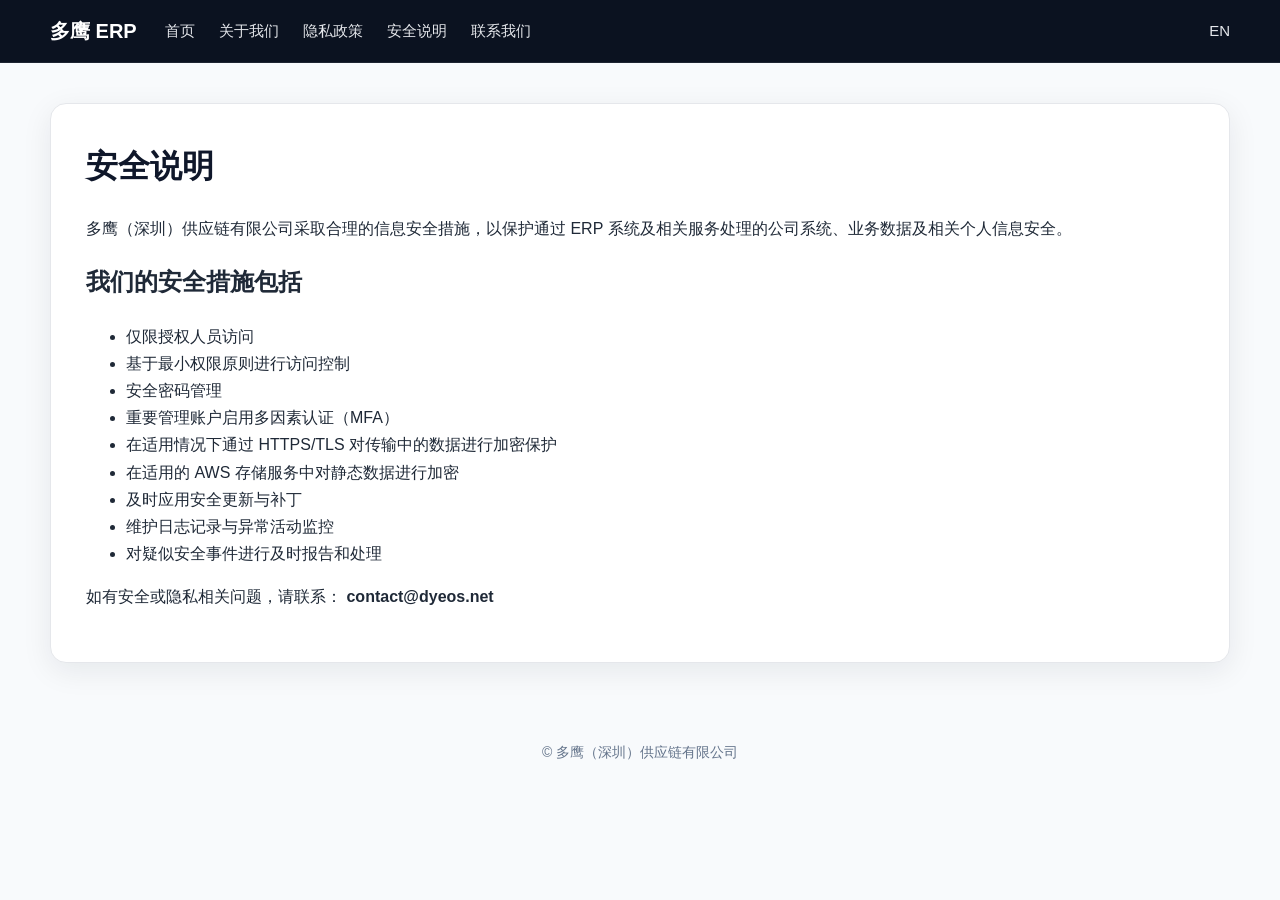
<file: zh/security.html>
﻿<!DOCTYPE html>
<html lang="zh-CN">
<head>
  <meta charset="UTF-8" />
  <meta name="viewport" content="width=device-width, initial-scale=1.0" />
  <title>安全说明 - 多鹰 ERP 服务</title>
  <link rel="stylesheet" href="../style.css" />
</head>
<body>
  <header>
    <nav>
      <div class="brand">多鹰 ERP</div>
      <div class="nav-links">
        <a href="index.html">首页</a>
        <a href="about.html">关于我们</a>
        <a href="privacy.html">隐私政策</a>
        <a href="security.html">安全说明</a>
        <a href="contact.html">联系我们</a>
      </div>
      <span class="lang-switch"><a href="../security.html">EN</a></span>
    </nav>
  </header>

  <main class="content-box">
    <h1>安全说明</h1>
    <p>
      多鹰（深圳）供应链有限公司采取合理的信息安全措施，以保护通过 ERP 系统及相关服务处理的公司系统、业务数据及相关个人信息安全。
    </p>

    <h2>我们的安全措施包括</h2>
    <ul>
      <li>仅限授权人员访问</li>
      <li>基于最小权限原则进行访问控制</li>
      <li>安全密码管理</li>
      <li>重要管理账户启用多因素认证（MFA）</li>
      <li>在适用情况下通过 HTTPS/TLS 对传输中的数据进行加密保护</li>
      <li>在适用的 AWS 存储服务中对静态数据进行加密</li>
      <li>及时应用安全更新与补丁</li>
      <li>维护日志记录与异常活动监控</li>
      <li>对疑似安全事件进行及时报告和处理</li>
    </ul>

    <p>
      如有安全或隐私相关问题，请联系：
      <strong>contact@dyeos.net</strong>
    </p>
  </main>

  <footer>
    <p>© 多鹰（深圳）供应链有限公司</p>
  </footer>
</body>
</html>
</file>
<file: style.css>
﻿* {
  box-sizing: border-box;
}

body {
  margin: 0;
  font-family: Arial, Helvetica, sans-serif;
  color: #1f2937;
  background: #f8fafc;
  line-height: 1.7;
}

header {
  background: #0b1220;
  padding: 14px 20px;
  border-bottom: 1px solid rgba(255, 255, 255, 0.08);
  position: sticky;
  top: 0;
  z-index: 100;
}

nav {
  max-width: 1180px;
  margin: 0 auto;
  display: flex;
  flex-wrap: wrap;
  align-items: center;
  gap: 18px;
}

.brand {
  font-size: 20px;
  font-weight: 700;
  color: #ffffff;
  margin-right: 10px;
}

.nav-links {
  display: flex;
  flex-wrap: wrap;
  gap: 24px;
}

nav a {
  color: #e5e7eb;
  text-decoration: none;
  font-size: 15px;
}

nav a:hover {
  color: #ffffff;
}

.lang-switch {
  margin-left: auto;
}

.hero {
  background:
    linear-gradient(rgba(8, 15, 35, 0.66), rgba(8, 15, 35, 0.66)),
    url("images/hero-bg.jpg") center center / cover no-repeat;
  color: white;
  padding: 88px 20px 78px;
}

.hero-inner {
  max-width: 1180px;
  margin: 0 auto;
}

.hero-grid {
  display: grid;
  grid-template-columns: 1.2fr 0.8fr;
  gap: 32px;
  align-items: center;
}

.eyebrow {
  display: inline-block;
  margin-bottom: 16px;
  padding: 6px 12px;
  border-radius: 999px;
  background: rgba(255, 255, 255, 0.12);
  border: 1px solid rgba(255, 255, 255, 0.18);
  font-size: 12px;
  letter-spacing: 1px;
}

.hero h1 {
  font-size: 50px;
  line-height: 1.18;
  margin: 0 0 20px;
  max-width: 760px;
}

.hero p {
  font-size: 18px;
  max-width: 760px;
  color: rgba(255, 255, 255, 0.92);
  margin-bottom: 28px;
}

.hero-buttons {
  display: flex;
  flex-wrap: wrap;
  gap: 14px;
}

.hero-buttons a {
  display: inline-block;
  padding: 12px 22px;
  border-radius: 10px;
  text-decoration: none;
  font-weight: bold;
  transition: 0.2s ease;
}

.btn-primary {
  background: white;
  color: #0f172a;
}

.btn-primary:hover {
  background: #e2e8f0;
}

.btn-secondary {
  background: rgba(255, 255, 255, 0.12);
  color: white;
  border: 1px solid rgba(255, 255, 255, 0.35);
}

.btn-secondary:hover {
  background: rgba(255, 255, 255, 0.2);
}

.hero-panel {
  display: flex;
  justify-content: flex-end;
}

.panel-card {
  width: 100%;
  max-width: 360px;
  background: rgba(255, 255, 255, 0.12);
  border: 1px solid rgba(255, 255, 255, 0.18);
  border-radius: 20px;
  padding: 26px;
  backdrop-filter: blur(8px);
}

.panel-card h3 {
  margin-top: 0;
  color: #ffffff;
}

.panel-card ul {
  margin: 0;
  padding-left: 18px;
  color: rgba(255, 255, 255, 0.92);
}

.section {
  max-width: 1180px;
  margin: 0 auto;
  padding: 64px 20px;
}

.section h2 {
  font-size: 34px;
  margin-bottom: 16px;
  color: #0f172a;
}

.section-intro {
  max-width: 760px;
  color: #475569;
  margin: 0 auto 30px;
}

.platforms {
  text-align: center;
}

.logo-row {
  display: grid;
  grid-template-columns: repeat(5, 1fr);
  gap: 16px;
  margin-top: 30px;
}

.logo-item {
  background: white;
  border: 1px solid #e5e7eb;
  border-radius: 14px;
  min-height: 86px;
  padding: 16px 12px;
  display: flex;
  align-items: center;
  justify-content: center;
  box-shadow: 0 6px 24px rgba(15, 23, 42, 0.06);
}

.logo-item img {
  max-width: 100%;
  max-height: 42px;
  width: auto;
  height: auto;
  object-fit: contain;
  display: block;
}

.cards {
  display: grid;
  gap: 20px;
}

.six-grid {
  grid-template-columns: repeat(3, 1fr);
}

.card {
  background: white;
  border-radius: 16px;
  padding: 24px;
  box-shadow: 0 8px 30px rgba(15, 23, 42, 0.08);
  border: 1px solid #e5e7eb;
}

.card h3 {
  margin-top: 0;
  margin-bottom: 12px;
  font-size: 20px;
  color: #0f172a;
}

.card p {
  margin: 0;
  color: #475569;
  font-size: 15px;
}

.stats-wrap {
  background: linear-gradient(135deg, #0f172a, #123a8f);
}

.stats-grid {
  display: grid;
  grid-template-columns: repeat(4, 1fr);
  gap: 18px;
}

.stat-box {
  background: rgba(255, 255, 255, 0.08);
  border: 1px solid rgba(255, 255, 255, 0.14);
  border-radius: 18px;
  padding: 28px 20px;
  text-align: center;
  color: white;
}

.stat-box strong {
  display: block;
  font-size: 34px;
  margin-bottom: 8px;
}

.stat-box span {
  font-size: 14px;
  color: rgba(255, 255, 255, 0.9);
}

.highlight {
  background: #e0f2fe;
  border-left: 5px solid #0284c7;
  padding: 22px;
  border-radius: 10px;
  color: #0f172a;
}

.content-box {
  max-width: 1180px;
  margin: 40px auto;
  background: white;
  padding: 35px;
  border-radius: 16px;
  box-shadow: 0 8px 30px rgba(15, 23, 42, 0.08);
  border: 1px solid #e5e7eb;
}

.content-box h1 {
  margin-top: 0;
  color: #0f172a;
}

.contact-box {
  background: #0f172a;
  color: white;
  border-radius: 18px;
  padding: 34px;
}

.contact-box h2 {
  color: white;
  margin-top: 0;
}

.contact-box p,
.contact-box a {
  color: rgba(255, 255, 255, 0.92);
}

.small {
  font-size: 14px;
  color: #64748b;
}

footer {
  text-align: center;
  padding: 24px 20px 36px;
  color: #64748b;
  font-size: 14px;
}

ul.clean-list {
  padding-left: 20px;
  color: #475569;
}

ul.clean-list li {
  margin-bottom: 8px;
}

@media (max-width: 1024px) {
  .hero-grid,
  .six-grid,
  .stats-grid {
    grid-template-columns: repeat(2, 1fr);
  }

  .logo-row {
    grid-template-columns: repeat(3, 1fr);
  }

  .hero-panel {
    justify-content: flex-start;
  }
}

@media (max-width: 768px) {
  .hero {
    padding: 70px 20px 60px;
  }

  .hero h1 {
    font-size: 34px;
  }

  .section h2 {
    font-size: 26px;
  }

  .hero-grid,
  .six-grid,
  .stats-grid {
    grid-template-columns: 1fr;
  }

  .logo-row {
    grid-template-columns: repeat(2, 1fr);
  }

  .lang-switch {
    margin-left: 0;
    width: 100%;
  }

  .nav-links {
    width: 100%;
  }

  .content-box {
    margin: 24px 16px;
    padding: 24px;
  }
}

.erp-menu {
  display: inline-flex;
  align-items: center;
}

.erp-trigger {
  display: inline-flex;
  align-items: center;
  justify-content: center;
  height: 100%;
  color: #e5e7eb;
  text-decoration: none;
  font-size: 15px;
  white-space: nowrap;
}

.erp-trigger:hover {
  color: #ffffff;
}
</file>
